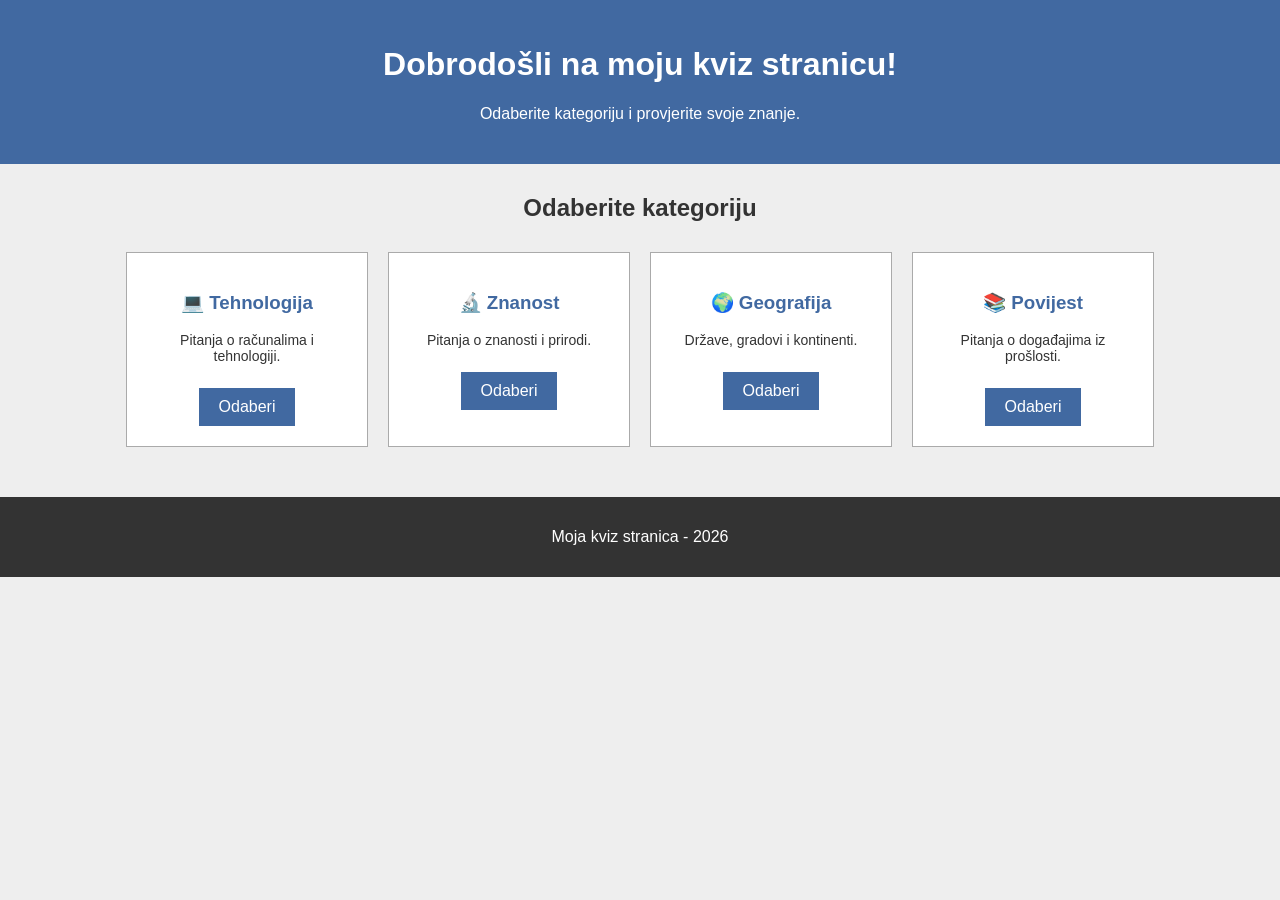
<file: quiz/index.html>
<!DOCTYPE html>
<html>
<head>
    <title>Moja kviz stranica</title>
    <link rel="stylesheet" href="style.css">
</head>

<body>

    <header>
        <h1>Dobrodošli na moju kviz stranicu!</h1>
        <p>Odaberite kategoriju i provjerite svoje znanje.</p>
    </header>

    <main>

        <h2>Odaberite kategoriju</h2>

        <div class="categories">

            <div class="category">
                <h3>💻 Tehnologija</h3>
                <p>Pitanja o računalima i tehnologiji.</p>
                <a href="tehnologija.html">Odaberi</a>
            </div>

            <div class="category">
                <h3>🔬 Znanost</h3>
                <p>Pitanja o znanosti i prirodi.</p>
                <a href="znanost.html">Odaberi</a>
            </div>

            <div class="category">
                <h3>🌍 Geografija</h3>
                <p>Države, gradovi i kontinenti.</p>
                <a href="geografija.html">Odaberi</a>
            </div>

            <div class="category">
                <h3>📚 Povijest</h3>
                <p>Pitanja o događajima iz prošlosti.</p>
                <a href="povijest.html">Odaberi</a>
            </div>

        </div>

    </main>

    <footer>
        <p>Moja kviz stranica - 2026</p>
    </footer>

</body>
</html>
</file>
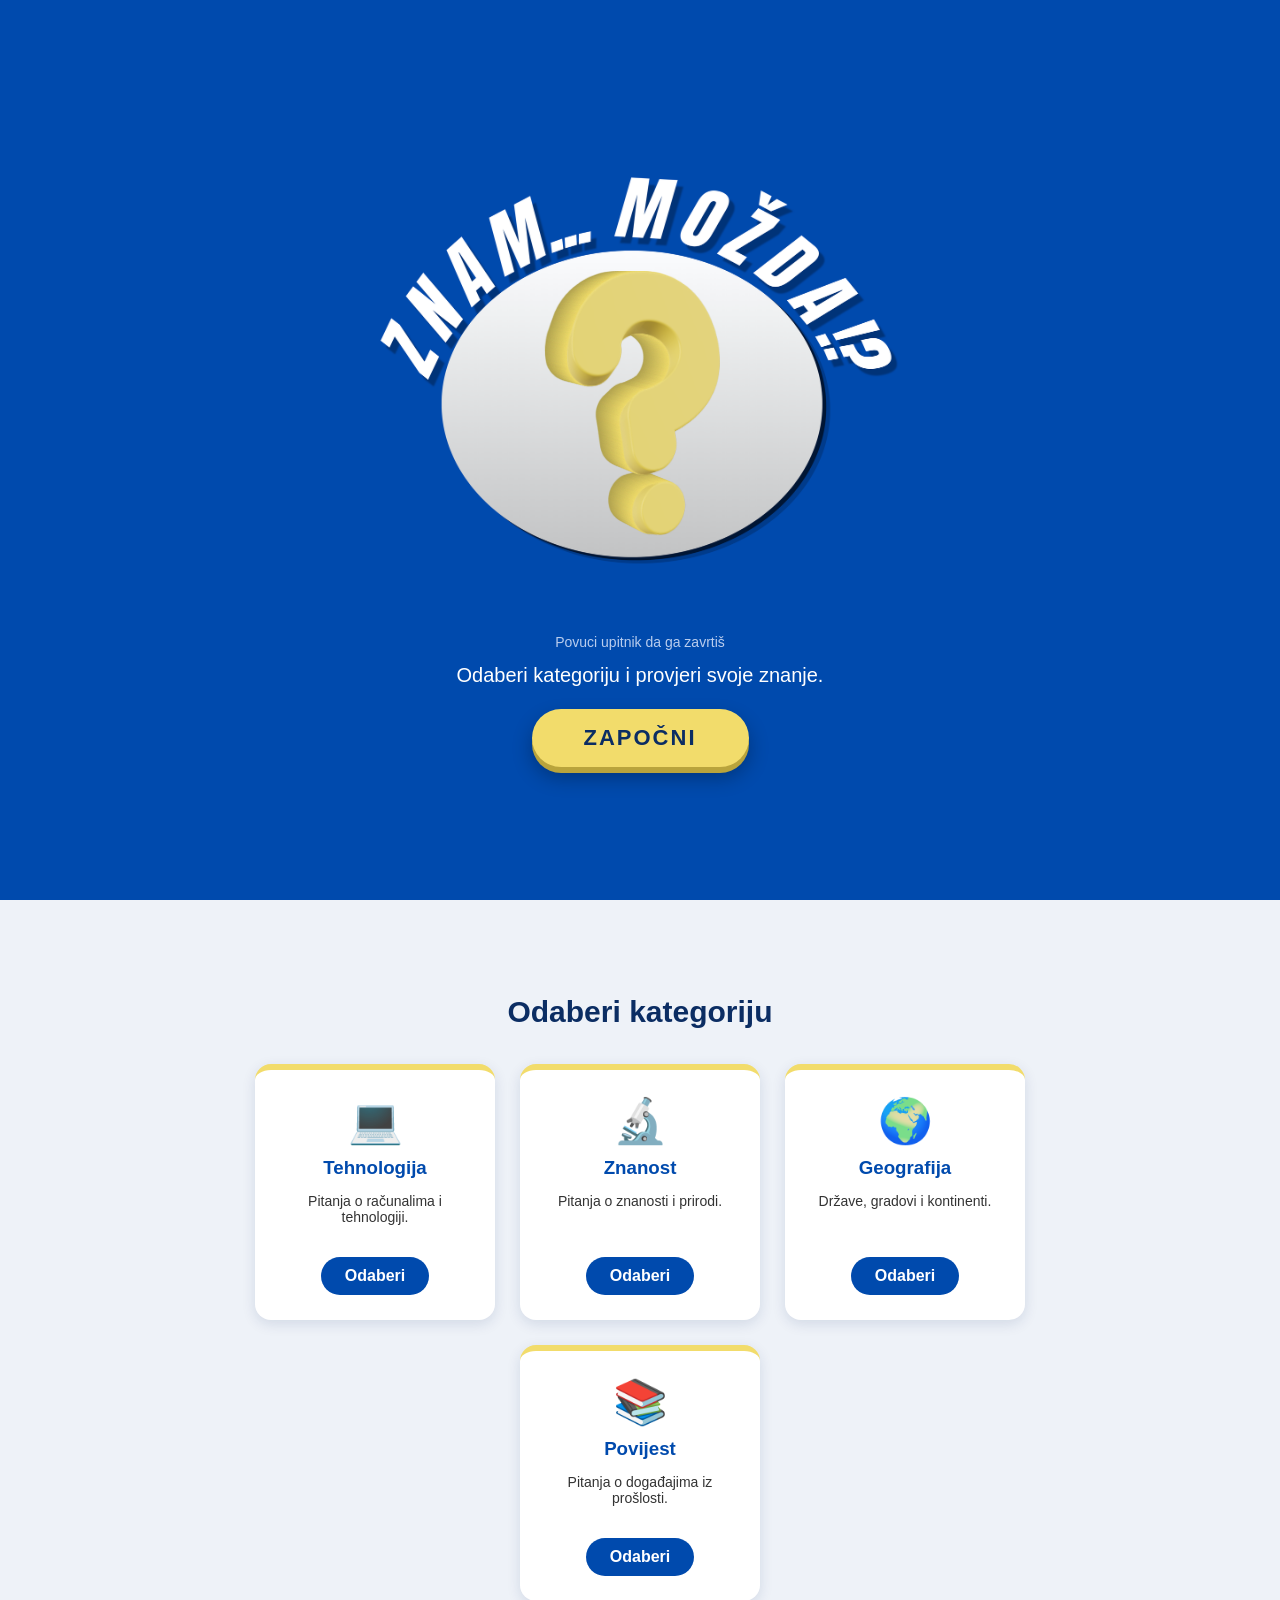
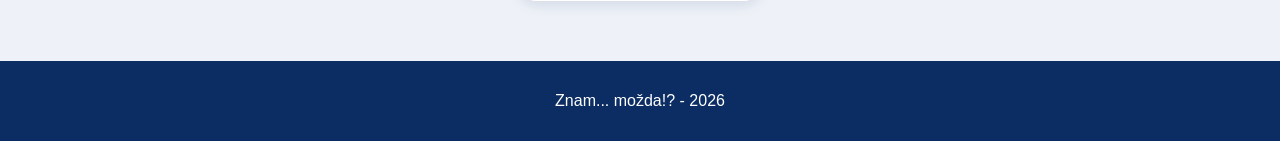
<file: quiz/CLAUDE WEB STRANICA/index.html>
<!DOCTYPE html>
<html lang="hr">
<head>
    <meta charset="UTF-8">
    <meta name="viewport" content="width=device-width, initial-scale=1">
    <title>Znam... možda!? | Kviz</title>
    <link rel="stylesheet" href="style.css">
</head>

<body class="home">

    <section class="hero">
        <div class="logo3d" role="img" aria-label="Znam... možda!?">
            <img class="logo3d-bg" src="logo-bg.png" alt="">
            <div class="mark-stage" id="mark-stage">
                <div class="mark" id="mark"></div>
            </div>
        </div>
        <p class="hint">Povuci upitnik da ga zavrtiš</p>
        <p class="hero-text">Odaberi kategoriju i provjeri svoje znanje.</p>
        <a class="start-btn" href="#kategorije">ZAPOČNI</a>
    </section>

    <main id="kategorije">

        <h2>Odaberi kategoriju</h2>

        <div class="categories">

            <div class="category">
                <div class="icon">💻</div>
                <h3>Tehnologija</h3>
                <p>Pitanja o računalima i tehnologiji.</p>
                <a href="tehnologija.html">Odaberi</a>
            </div>

            <div class="category">
                <div class="icon">🔬</div>
                <h3>Znanost</h3>
                <p>Pitanja o znanosti i prirodi.</p>
                <a href="znanost.html">Odaberi</a>
            </div>

            <div class="category">
                <div class="icon">🌍</div>
                <h3>Geografija</h3>
                <p>Države, gradovi i kontinenti.</p>
                <a href="geografija.html">Odaberi</a>
            </div>

            <div class="category">
                <div class="icon">📚</div>
                <h3>Povijest</h3>
                <p>Pitanja o događajima iz prošlosti.</p>
                <a href="povijest.html">Odaberi</a>
            </div>

        </div>

    </main>

    <footer>
        <p>Znam... možda!? - 2026</p>
    </footer>

    <script src="logo3d.js"></script>

</body>
</html>
</file>
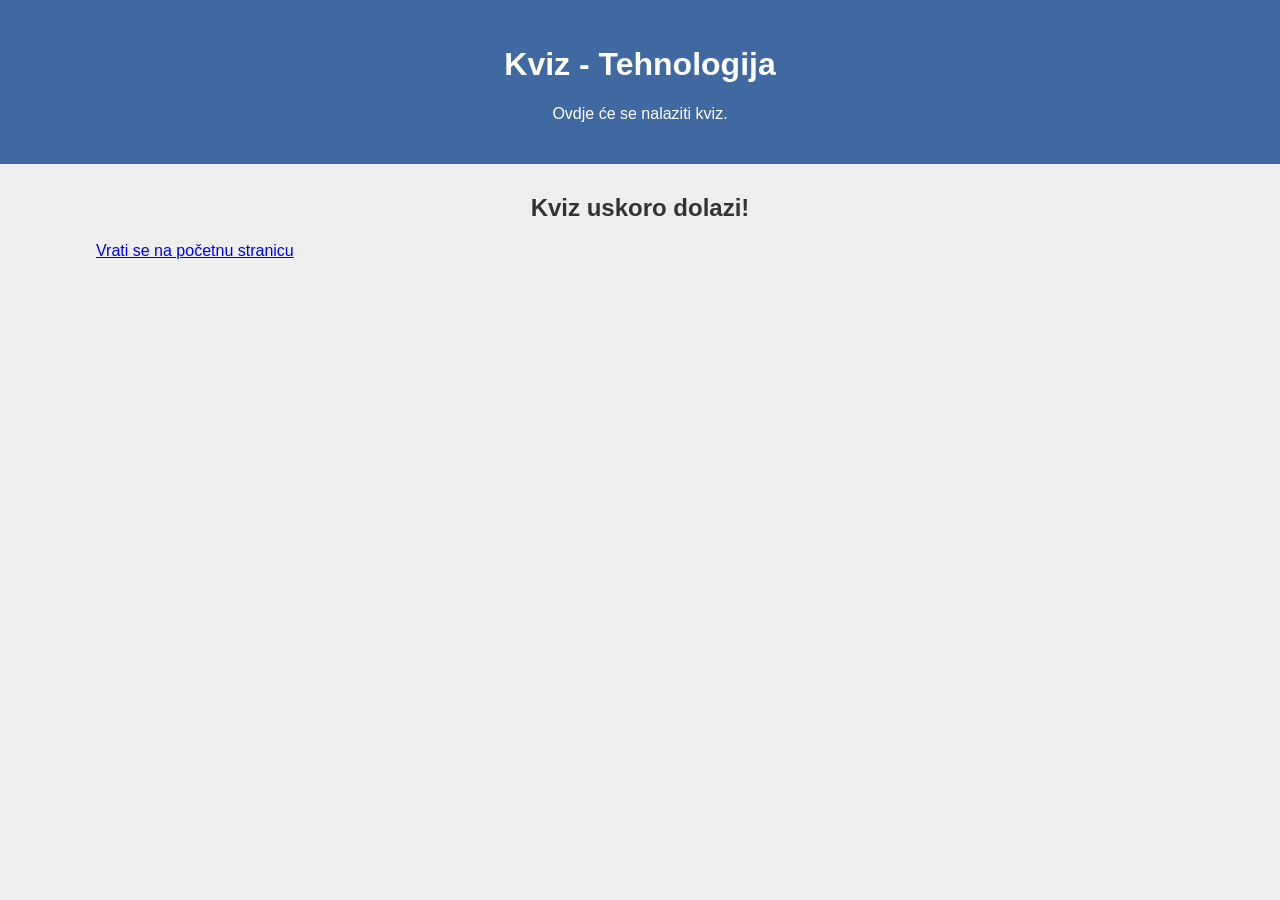
<file: quiz/geografija.html>
<!DOCTYPE html>
<html>
<head>
    <title>Kviz - Tehnologija</title>
    <link rel="stylesheet" href="style.css">
</head>

<body>

    <header>
        <h1>Kviz - Tehnologija</h1>
        <p>Ovdje će se nalaziti kviz.</p>
    </header>

    <main>
        <h2>Kviz uskoro dolazi!</h2>

        <a href="index.html">Vrati se na početnu stranicu</a>
    </main>

</body>
</html>
</file>
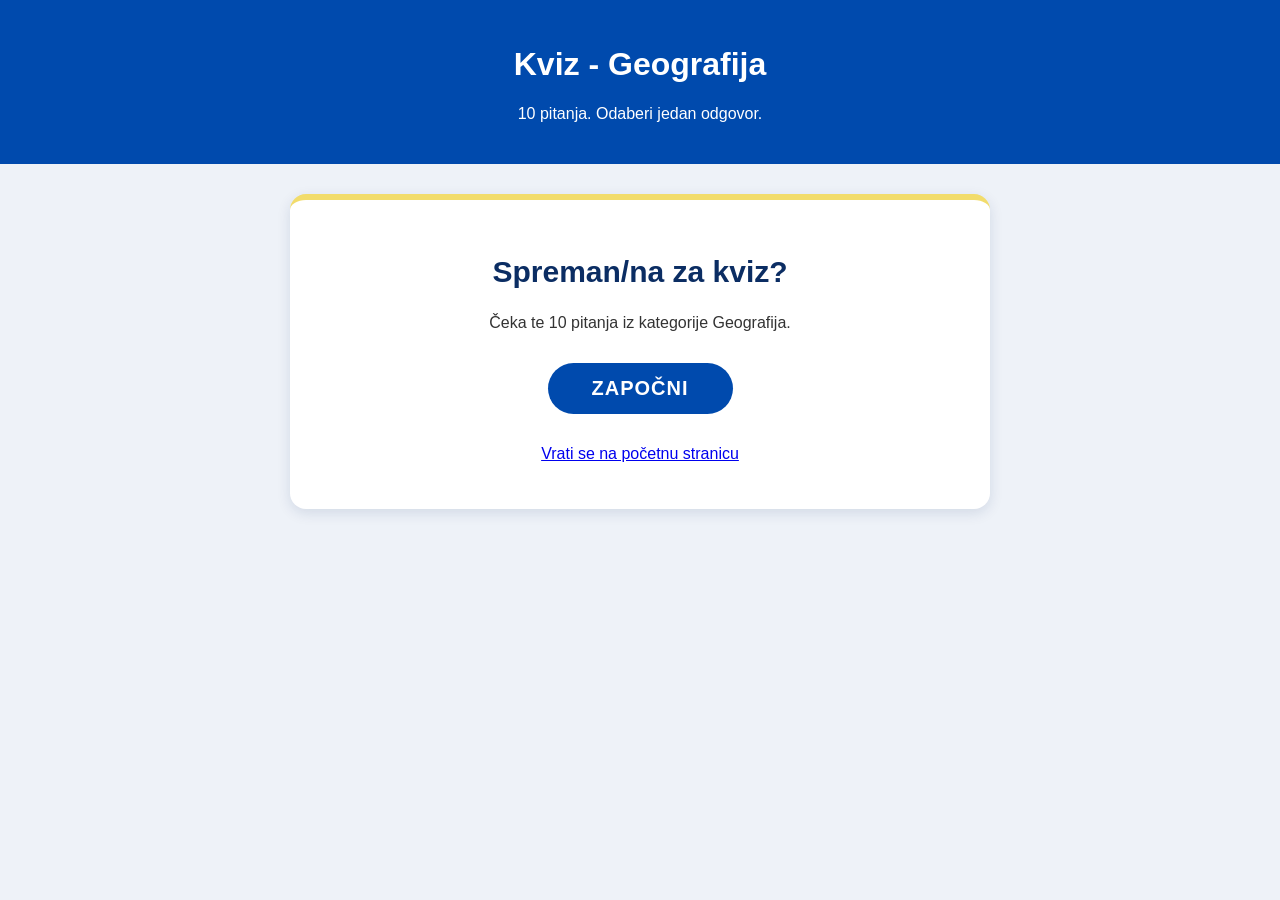
<file: quiz/CLAUDE WEB STRANICA/geografija.html>
<!DOCTYPE html>
<html lang="hr">
<head>
    <meta charset="UTF-8">
    <meta name="viewport" content="width=device-width, initial-scale=1">
    <title>Kviz - Geografija</title>
    <link rel="stylesheet" href="style.css">
</head>

<body>

    <header>
        <h1>Kviz - Geografija</h1>
        <p>10 pitanja. Odaberi jedan odgovor.</p>
    </header>

    <main class="quiz-main">

        <!-- Početni ekran -->
        <section id="start-screen" class="quiz-box">
            <h2>Spreman/na za kviz?</h2>
            <p>Čeka te 10 pitanja iz kategorije Geografija.</p>
            <button id="start-btn" class="quiz-btn">ZAPOČNI</button>
            <p><a href="index.html">Vrati se na početnu stranicu</a></p>
        </section>

        <!-- Izbor težine -->
        <section id="level-screen" class="quiz-box" hidden>
            <h2>Izaberi težinu</h2>
            <p>Za svako pitanje imaš 1 minutu.</p>
            <div class="levels">
                <button class="level-btn easy" data-level="easy">Easy</button>
                <button class="level-btn medium" data-level="medium">Medium</button>
                <button class="level-btn hard" data-level="hard">Hard</button>
            </div>
        </section>

        <!-- Prozor s pitanjem -->
        <section id="quiz-screen" class="quiz-box" hidden>
            <p id="progress" class="progress"></p>

            <div class="timer">
                <div id="timer-bar" class="timer-bar"></div>
            </div>
            <p id="timer-text" class="timer-text"></p>

            <div id="question-image" class="question-image">
                <span>Ovdje ide slika</span>
            </div>

            <div class="answers">
                <button class="answer" data-index="0"><b>A</b><span></span></button>
                <button class="answer" data-index="1"><b>B</b><span></span></button>
                <button class="answer" data-index="2"><b>C</b><span></span></button>
                <button class="answer" data-index="3"><b>D</b><span></span></button>
            </div>
        </section>

        <!-- Rezultat -->
        <section id="result-screen" class="quiz-box" hidden>
            <h2>Kviz je završen!</h2>
            <p>Težina: <b id="result-level"></b></p>
            <p class="score">Osvojio/la si <span id="score"></span> bodova</p>
            <a class="quiz-btn" href="index.html">Povratak na početnu stranicu</a>
        </section>

    </main>

    <script>
        /*
         UREĐIVANJE PITANJA (po 10 pitanja za svaku težinu):
         slika    - putanja do slike, npr. "slike/tehnologija1.jpg" (prazno = rezerviran prostor)
         odgovori - tekstovi za A, B, C, D (prazno = prikazuje se samo slovo)
         tocan    - točan odgovor: 0 = A, 1 = B, 2 = C, 3 = D
        */
        const PITANJA = {
            easy: [
                { slika: "", odgovori: ["", "", "", ""], tocan: 0 },
                { slika: "", odgovori: ["", "", "", ""], tocan: 0 },
                { slika: "", odgovori: ["", "", "", ""], tocan: 0 },
                { slika: "", odgovori: ["", "", "", ""], tocan: 0 },
                { slika: "", odgovori: ["", "", "", ""], tocan: 0 },
                { slika: "", odgovori: ["", "", "", ""], tocan: 0 },
                { slika: "", odgovori: ["", "", "", ""], tocan: 0 },
                { slika: "", odgovori: ["", "", "", ""], tocan: 0 },
                { slika: "", odgovori: ["", "", "", ""], tocan: 0 },
                { slika: "", odgovori: ["", "", "", ""], tocan: 0 }
            ],
            medium: [
                { slika: "", odgovori: ["", "", "", ""], tocan: 0 },
                { slika: "", odgovori: ["", "", "", ""], tocan: 0 },
                { slika: "", odgovori: ["", "", "", ""], tocan: 0 },
                { slika: "", odgovori: ["", "", "", ""], tocan: 0 },
                { slika: "", odgovori: ["", "", "", ""], tocan: 0 },
                { slika: "", odgovori: ["", "", "", ""], tocan: 0 },
                { slika: "", odgovori: ["", "", "", ""], tocan: 0 },
                { slika: "", odgovori: ["", "", "", ""], tocan: 0 },
                { slika: "", odgovori: ["", "", "", ""], tocan: 0 },
                { slika: "", odgovori: ["", "", "", ""], tocan: 0 }
            ],
            hard: [
                { slika: "", odgovori: ["", "", "", ""], tocan: 0 },
                { slika: "", odgovori: ["", "", "", ""], tocan: 0 },
                { slika: "", odgovori: ["", "", "", ""], tocan: 0 },
                { slika: "", odgovori: ["", "", "", ""], tocan: 0 },
                { slika: "", odgovori: ["", "", "", ""], tocan: 0 },
                { slika: "", odgovori: ["", "", "", ""], tocan: 0 },
                { slika: "", odgovori: ["", "", "", ""], tocan: 0 },
                { slika: "", odgovori: ["", "", "", ""], tocan: 0 },
                { slika: "", odgovori: ["", "", "", ""], tocan: 0 },
                { slika: "", odgovori: ["", "", "", ""], tocan: 0 }
            ]
        };
    </script>
    <script src="quiz.js"></script>

</body>
</html>
</file>
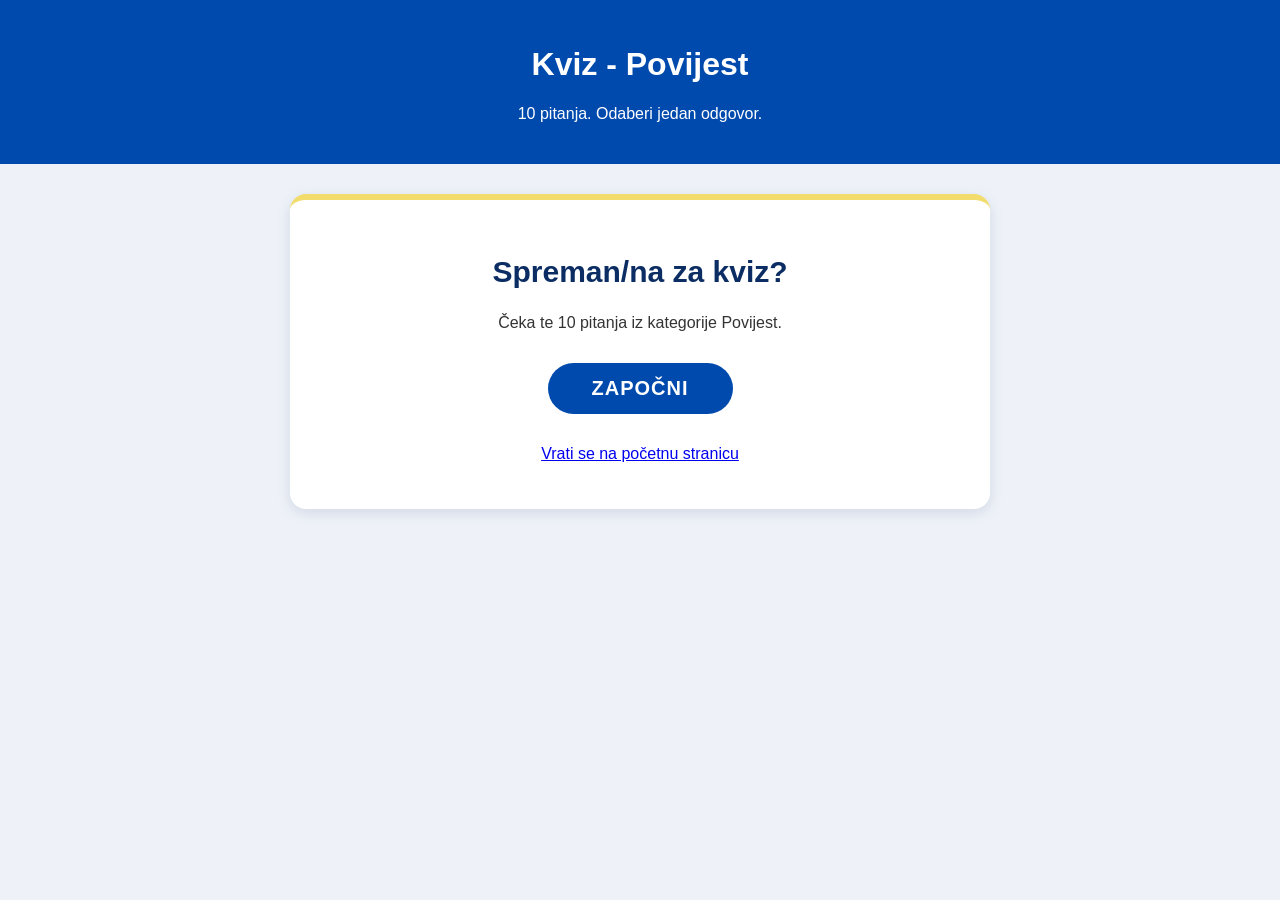
<file: quiz/CLAUDE WEB STRANICA/povijest.html>
<!DOCTYPE html>
<html lang="hr">
<head>
    <meta charset="UTF-8">
    <meta name="viewport" content="width=device-width, initial-scale=1">
    <title>Kviz - Povijest</title>
    <link rel="stylesheet" href="style.css">
</head>

<body>

    <header>
        <h1>Kviz - Povijest</h1>
        <p>10 pitanja. Odaberi jedan odgovor.</p>
    </header>

    <main class="quiz-main">

        <!-- Početni ekran -->
        <section id="start-screen" class="quiz-box">
            <h2>Spreman/na za kviz?</h2>
            <p>Čeka te 10 pitanja iz kategorije Povijest.</p>
            <button id="start-btn" class="quiz-btn">ZAPOČNI</button>
            <p><a href="index.html">Vrati se na početnu stranicu</a></p>
        </section>

        <!-- Izbor težine -->
        <section id="level-screen" class="quiz-box" hidden>
            <h2>Izaberi težinu</h2>
            <p>Za svako pitanje imaš 1 minutu.</p>
            <div class="levels">
                <button class="level-btn easy" data-level="easy">Easy</button>
                <button class="level-btn medium" data-level="medium">Medium</button>
                <button class="level-btn hard" data-level="hard">Hard</button>
            </div>
        </section>

        <!-- Prozor s pitanjem -->
        <section id="quiz-screen" class="quiz-box" hidden>
            <p id="progress" class="progress"></p>

            <div class="timer">
                <div id="timer-bar" class="timer-bar"></div>
            </div>
            <p id="timer-text" class="timer-text"></p>

            <div id="question-image" class="question-image">
                <span>Ovdje ide slika</span>
            </div>

            <div class="answers">
                <button class="answer" data-index="0"><b>A</b><span></span></button>
                <button class="answer" data-index="1"><b>B</b><span></span></button>
                <button class="answer" data-index="2"><b>C</b><span></span></button>
                <button class="answer" data-index="3"><b>D</b><span></span></button>
            </div>
        </section>

        <!-- Rezultat -->
        <section id="result-screen" class="quiz-box" hidden>
            <h2>Kviz je završen!</h2>
            <p>Težina: <b id="result-level"></b></p>
            <p class="score">Osvojio/la si <span id="score"></span> bodova</p>
            <a class="quiz-btn" href="index.html">Povratak na početnu stranicu</a>
        </section>

    </main>

    <script>
        /*
         UREĐIVANJE PITANJA (po 10 pitanja za svaku težinu):
         slika    - putanja do slike, npr. "slike/tehnologija1.jpg" (prazno = rezerviran prostor)
         odgovori - tekstovi za A, B, C, D (prazno = prikazuje se samo slovo)
         tocan    - točan odgovor: 0 = A, 1 = B, 2 = C, 3 = D
        */
        const PITANJA = {
            easy: [
                { slika: "", odgovori: ["", "", "", ""], tocan: 0 },
                { slika: "", odgovori: ["", "", "", ""], tocan: 0 },
                { slika: "", odgovori: ["", "", "", ""], tocan: 0 },
                { slika: "", odgovori: ["", "", "", ""], tocan: 0 },
                { slika: "", odgovori: ["", "", "", ""], tocan: 0 },
                { slika: "", odgovori: ["", "", "", ""], tocan: 0 },
                { slika: "", odgovori: ["", "", "", ""], tocan: 0 },
                { slika: "", odgovori: ["", "", "", ""], tocan: 0 },
                { slika: "", odgovori: ["", "", "", ""], tocan: 0 },
                { slika: "", odgovori: ["", "", "", ""], tocan: 0 }
            ],
            medium: [
                { slika: "", odgovori: ["", "", "", ""], tocan: 0 },
                { slika: "", odgovori: ["", "", "", ""], tocan: 0 },
                { slika: "", odgovori: ["", "", "", ""], tocan: 0 },
                { slika: "", odgovori: ["", "", "", ""], tocan: 0 },
                { slika: "", odgovori: ["", "", "", ""], tocan: 0 },
                { slika: "", odgovori: ["", "", "", ""], tocan: 0 },
                { slika: "", odgovori: ["", "", "", ""], tocan: 0 },
                { slika: "", odgovori: ["", "", "", ""], tocan: 0 },
                { slika: "", odgovori: ["", "", "", ""], tocan: 0 },
                { slika: "", odgovori: ["", "", "", ""], tocan: 0 }
            ],
            hard: [
                { slika: "", odgovori: ["", "", "", ""], tocan: 0 },
                { slika: "", odgovori: ["", "", "", ""], tocan: 0 },
                { slika: "", odgovori: ["", "", "", ""], tocan: 0 },
                { slika: "", odgovori: ["", "", "", ""], tocan: 0 },
                { slika: "", odgovori: ["", "", "", ""], tocan: 0 },
                { slika: "", odgovori: ["", "", "", ""], tocan: 0 },
                { slika: "", odgovori: ["", "", "", ""], tocan: 0 },
                { slika: "", odgovori: ["", "", "", ""], tocan: 0 },
                { slika: "", odgovori: ["", "", "", ""], tocan: 0 },
                { slika: "", odgovori: ["", "", "", ""], tocan: 0 }
            ]
        };
    </script>
    <script src="quiz.js"></script>

</body>
</html>
</file>
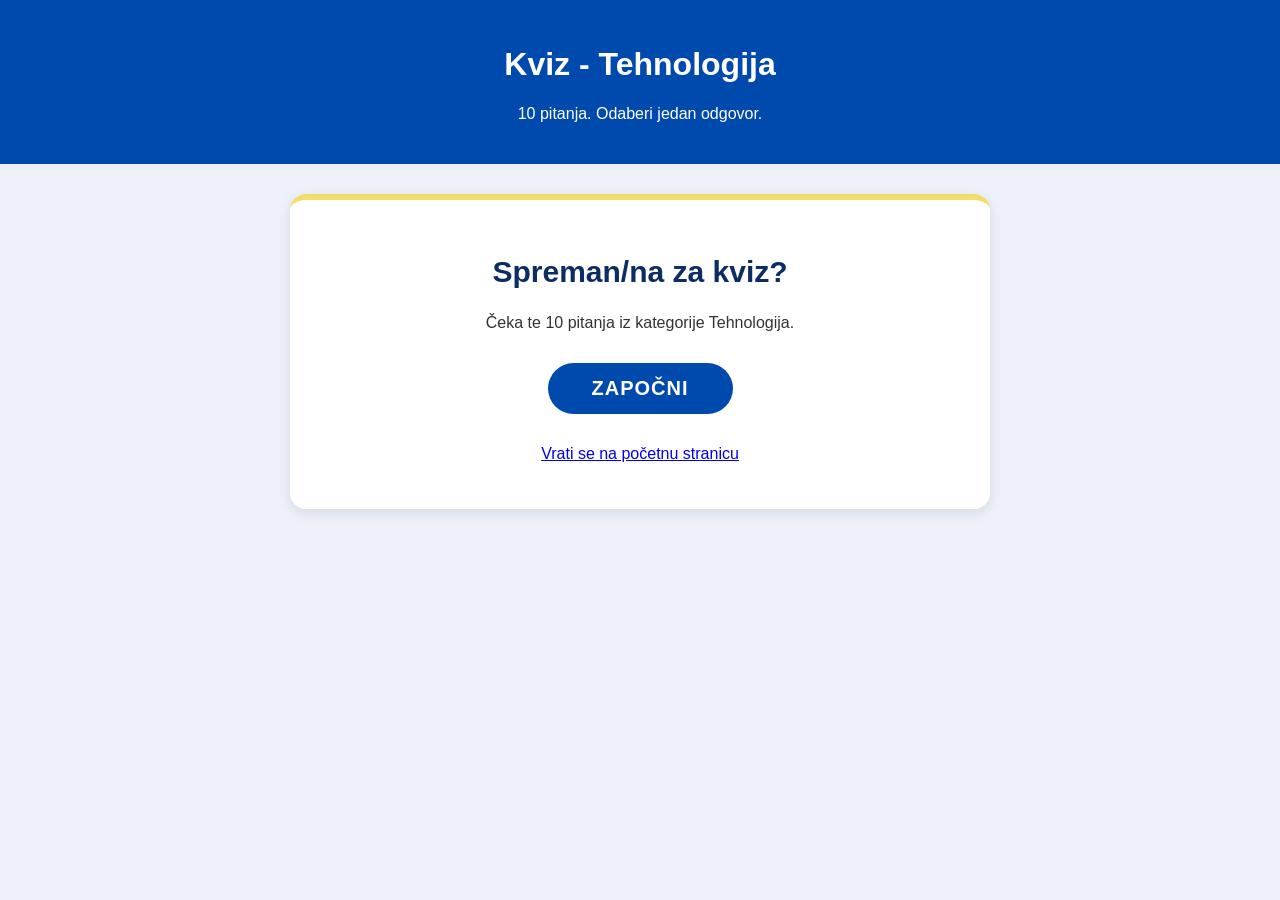
<file: quiz/CLAUDE WEB STRANICA/tehnologija.html>
<!DOCTYPE html>
<html lang="hr">
<head>
    <meta charset="UTF-8">
    <meta name="viewport" content="width=device-width, initial-scale=1">
    <title>Kviz - Tehnologija</title>
    <link rel="stylesheet" href="style.css">
</head>

<body>

    <header>
        <h1>Kviz - Tehnologija</h1>
        <p>10 pitanja. Odaberi jedan odgovor.</p>
    </header>

    <main class="quiz-main">

        <!-- Početni ekran -->
        <section id="start-screen" class="quiz-box">
            <h2>Spreman/na za kviz?</h2>
            <p>Čeka te 10 pitanja iz kategorije Tehnologija.</p>
            <button id="start-btn" class="quiz-btn">ZAPOČNI</button>
            <p><a href="index.html">Vrati se na početnu stranicu</a></p>
        </section>

        <!-- Izbor težine -->
        <section id="level-screen" class="quiz-box" hidden>
            <h2>Izaberi težinu</h2>
            <p>Za svako pitanje imaš 1 minutu.</p>
            <div class="levels">
                <button class="level-btn easy" data-level="easy">Easy</button>
                <button class="level-btn medium" data-level="medium">Medium</button>
                <button class="level-btn hard" data-level="hard">Hard</button>
            </div>
        </section>

        <!-- Prozor s pitanjem -->
        <section id="quiz-screen" class="quiz-box" hidden>
            <p id="progress" class="progress"></p>

            <div class="timer">
                <div id="timer-bar" class="timer-bar"></div>
            </div>
            <p id="timer-text" class="timer-text"></p>

            <div id="question-image" class="question-image">
                <span>Ovdje ide slika</span>
            </div>

            <div class="answers">
                <button class="answer" data-index="0"><b>A</b><span></span></button>
                <button class="answer" data-index="1"><b>B</b><span></span></button>
                <button class="answer" data-index="2"><b>C</b><span></span></button>
                <button class="answer" data-index="3"><b>D</b><span></span></button>
            </div>
        </section>

        <!-- Rezultat -->
        <section id="result-screen" class="quiz-box" hidden>
            <h2>Kviz je završen!</h2>
            <p>Težina: <b id="result-level"></b></p>
            <p class="score">Osvojio/la si <span id="score"></span> bodova</p>
            <a class="quiz-btn" href="index.html">Povratak na početnu stranicu</a>
        </section>

    </main>

    <script>
        /*
         UREĐIVANJE PITANJA (po 10 pitanja za svaku težinu):
         slika    - putanja do slike, npr. "slike/tehnologija1.jpg" (prazno = rezerviran prostor)
         odgovori - tekstovi za A, B, C, D (prazno = prikazuje se samo slovo)
         tocan    - točan odgovor: 0 = A, 1 = B, 2 = C, 3 = D
        */
        const PITANJA = {
            easy: [
                { slika: "", odgovori: ["", "", "", ""], tocan: 0 },
                { slika: "", odgovori: ["", "", "", ""], tocan: 0 },
                { slika: "", odgovori: ["", "", "", ""], tocan: 0 },
                { slika: "", odgovori: ["", "", "", ""], tocan: 0 },
                { slika: "", odgovori: ["", "", "", ""], tocan: 0 },
                { slika: "", odgovori: ["", "", "", ""], tocan: 0 },
                { slika: "", odgovori: ["", "", "", ""], tocan: 0 },
                { slika: "", odgovori: ["", "", "", ""], tocan: 0 },
                { slika: "", odgovori: ["", "", "", ""], tocan: 0 },
                { slika: "", odgovori: ["", "", "", ""], tocan: 0 }
            ],
            medium: [
                { slika: "", odgovori: ["", "", "", ""], tocan: 0 },
                { slika: "", odgovori: ["", "", "", ""], tocan: 0 },
                { slika: "", odgovori: ["", "", "", ""], tocan: 0 },
                { slika: "", odgovori: ["", "", "", ""], tocan: 0 },
                { slika: "", odgovori: ["", "", "", ""], tocan: 0 },
                { slika: "", odgovori: ["", "", "", ""], tocan: 0 },
                { slika: "", odgovori: ["", "", "", ""], tocan: 0 },
                { slika: "", odgovori: ["", "", "", ""], tocan: 0 },
                { slika: "", odgovori: ["", "", "", ""], tocan: 0 },
                { slika: "", odgovori: ["", "", "", ""], tocan: 0 }
            ],
            hard: [
                { slika: "", odgovori: ["", "", "", ""], tocan: 0 },
                { slika: "", odgovori: ["", "", "", ""], tocan: 0 },
                { slika: "", odgovori: ["", "", "", ""], tocan: 0 },
                { slika: "", odgovori: ["", "", "", ""], tocan: 0 },
                { slika: "", odgovori: ["", "", "", ""], tocan: 0 },
                { slika: "", odgovori: ["", "", "", ""], tocan: 0 },
                { slika: "", odgovori: ["", "", "", ""], tocan: 0 },
                { slika: "", odgovori: ["", "", "", ""], tocan: 0 },
                { slika: "", odgovori: ["", "", "", ""], tocan: 0 },
                { slika: "", odgovori: ["", "", "", ""], tocan: 0 }
            ]
        };
    </script>
    <script src="quiz.js"></script>

</body>
</html>
</file>
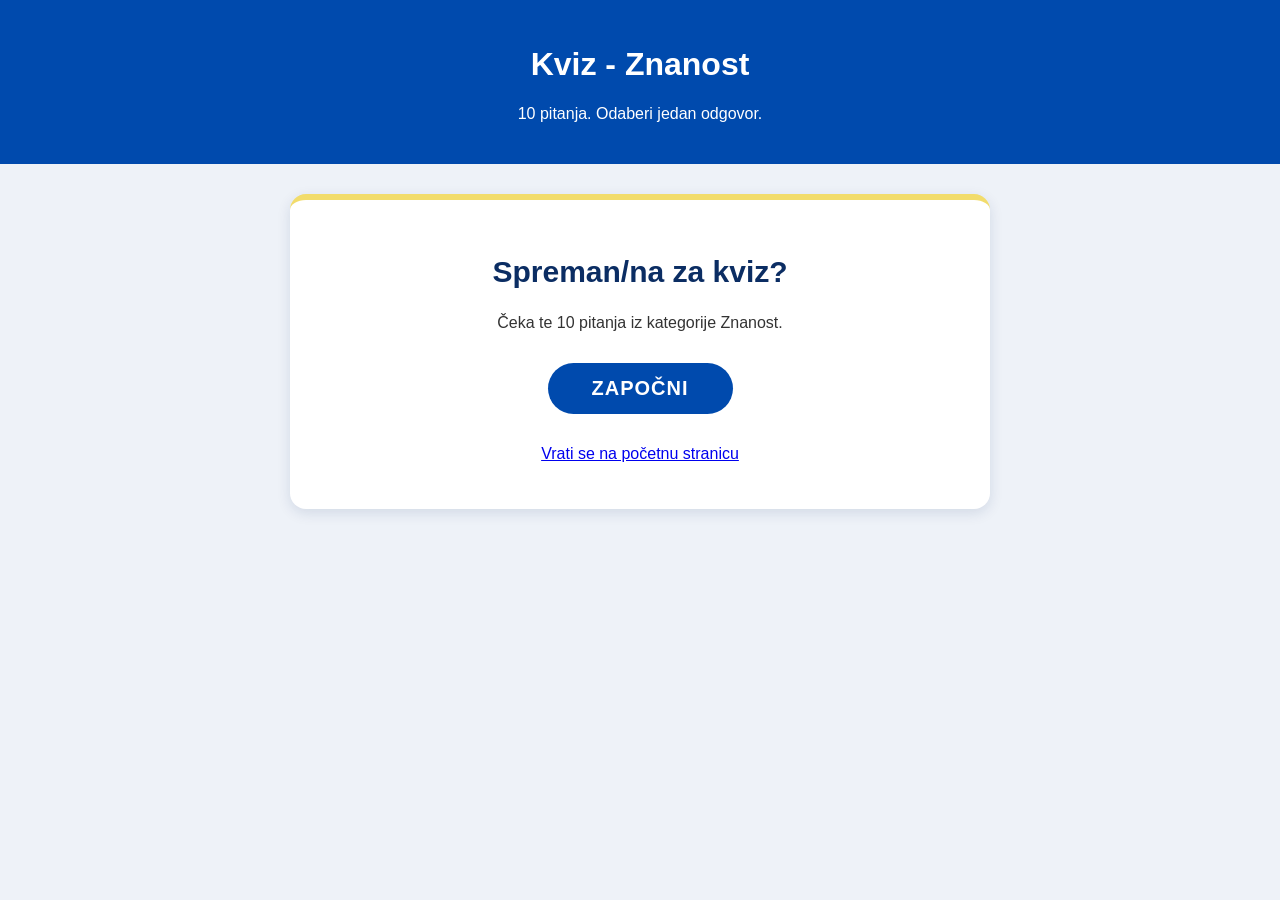
<file: quiz/CLAUDE WEB STRANICA/znanost.html>
<!DOCTYPE html>
<html lang="hr">
<head>
    <meta charset="UTF-8">
    <meta name="viewport" content="width=device-width, initial-scale=1">
    <title>Kviz - Znanost</title>
    <link rel="stylesheet" href="style.css">
</head>

<body>

    <header>
        <h1>Kviz - Znanost</h1>
        <p>10 pitanja. Odaberi jedan odgovor.</p>
    </header>

    <main class="quiz-main">

        <!-- Početni ekran -->
        <section id="start-screen" class="quiz-box">
            <h2>Spreman/na za kviz?</h2>
            <p>Čeka te 10 pitanja iz kategorije Znanost.</p>
            <button id="start-btn" class="quiz-btn">ZAPOČNI</button>
            <p><a href="index.html">Vrati se na početnu stranicu</a></p>
        </section>

        <!-- Izbor težine -->
        <section id="level-screen" class="quiz-box" hidden>
            <h2>Izaberi težinu</h2>
            <p>Za svako pitanje imaš 1 minutu.</p>
            <div class="levels">
                <button class="level-btn easy" data-level="easy">Easy</button>
                <button class="level-btn medium" data-level="medium">Medium</button>
                <button class="level-btn hard" data-level="hard">Hard</button>
            </div>
        </section>

        <!-- Prozor s pitanjem -->
        <section id="quiz-screen" class="quiz-box" hidden>
            <p id="progress" class="progress"></p>

            <div class="timer">
                <div id="timer-bar" class="timer-bar"></div>
            </div>
            <p id="timer-text" class="timer-text"></p>

            <div id="question-image" class="question-image">
                <span>Ovdje ide slika</span>
            </div>

            <div class="answers">
                <button class="answer" data-index="0"><b>A</b><span></span></button>
                <button class="answer" data-index="1"><b>B</b><span></span></button>
                <button class="answer" data-index="2"><b>C</b><span></span></button>
                <button class="answer" data-index="3"><b>D</b><span></span></button>
            </div>
        </section>

        <!-- Rezultat -->
        <section id="result-screen" class="quiz-box" hidden>
            <h2>Kviz je završen!</h2>
            <p>Težina: <b id="result-level"></b></p>
            <p class="score">Osvojio/la si <span id="score"></span> bodova</p>
            <a class="quiz-btn" href="index.html">Povratak na početnu stranicu</a>
        </section>

    </main>

    <script>
        /*
         UREĐIVANJE PITANJA (po 10 pitanja za svaku težinu):
         slika    - putanja do slike, npr. "slike/tehnologija1.jpg" (prazno = rezerviran prostor)
         odgovori - tekstovi za A, B, C, D (prazno = prikazuje se samo slovo)
         tocan    - točan odgovor: 0 = A, 1 = B, 2 = C, 3 = D
        */
        const PITANJA = {
            easy: [
                { slika: "", odgovori: ["", "", "", ""], tocan: 0 },
                { slika: "", odgovori: ["", "", "", ""], tocan: 0 },
                { slika: "", odgovori: ["", "", "", ""], tocan: 0 },
                { slika: "", odgovori: ["", "", "", ""], tocan: 0 },
                { slika: "", odgovori: ["", "", "", ""], tocan: 0 },
                { slika: "", odgovori: ["", "", "", ""], tocan: 0 },
                { slika: "", odgovori: ["", "", "", ""], tocan: 0 },
                { slika: "", odgovori: ["", "", "", ""], tocan: 0 },
                { slika: "", odgovori: ["", "", "", ""], tocan: 0 },
                { slika: "", odgovori: ["", "", "", ""], tocan: 0 }
            ],
            medium: [
                { slika: "", odgovori: ["", "", "", ""], tocan: 0 },
                { slika: "", odgovori: ["", "", "", ""], tocan: 0 },
                { slika: "", odgovori: ["", "", "", ""], tocan: 0 },
                { slika: "", odgovori: ["", "", "", ""], tocan: 0 },
                { slika: "", odgovori: ["", "", "", ""], tocan: 0 },
                { slika: "", odgovori: ["", "", "", ""], tocan: 0 },
                { slika: "", odgovori: ["", "", "", ""], tocan: 0 },
                { slika: "", odgovori: ["", "", "", ""], tocan: 0 },
                { slika: "", odgovori: ["", "", "", ""], tocan: 0 },
                { slika: "", odgovori: ["", "", "", ""], tocan: 0 }
            ],
            hard: [
                { slika: "", odgovori: ["", "", "", ""], tocan: 0 },
                { slika: "", odgovori: ["", "", "", ""], tocan: 0 },
                { slika: "", odgovori: ["", "", "", ""], tocan: 0 },
                { slika: "", odgovori: ["", "", "", ""], tocan: 0 },
                { slika: "", odgovori: ["", "", "", ""], tocan: 0 },
                { slika: "", odgovori: ["", "", "", ""], tocan: 0 },
                { slika: "", odgovori: ["", "", "", ""], tocan: 0 },
                { slika: "", odgovori: ["", "", "", ""], tocan: 0 },
                { slika: "", odgovori: ["", "", "", ""], tocan: 0 },
                { slika: "", odgovori: ["", "", "", ""], tocan: 0 }
            ]
        };
    </script>
    <script src="quiz.js"></script>

</body>
</html>
</file>
<file: quiz/style.css>
body {
    background-color: #eeeeee;
    font-family: Arial, sans-serif;
    margin: 0;
    color: #333;
}

/* Zaglavlje */
header {
    background-color: #4169a1;
    color: white;
    text-align: center;
    padding: 25px;
}

/* Glavni dio */
main {
    width: 85%;
    margin: auto;
    margin-top: 30px;
}

h2 {
    text-align: center;
}

/* Kategorije */
.categories {
    display: flex;
    flex-wrap: wrap;
    justify-content: center;
    gap: 20px;
    margin-top: 30px;
}

.category {
    background-color: white;
    border: 1px solid #aaa;
    padding: 20px;
    width: 200px;
    text-align: center;
}

.category h3 {
    color: #4169a1;
}

.category p {
    font-size: 14px;
}

/* Gumb */
.category a {
    display: inline-block;
    background-color: #4169a1;
    color: white;
    text-decoration: none;
    padding: 10px 20px;
    margin-top: 10px;
}

.category a:hover {
    background-color: #294b77;
}

/* Podnožje */
footer {
    background-color: #333;
    color: white;
    text-align: center;
    padding: 15px;
    margin-top: 50px;
}
</file>
<file: quiz/CLAUDE WEB STRANICA/style.css>
html {
    scroll-behavior: smooth;
}

body {
    background-color: #eef2f8;
    font-family: Arial, sans-serif;
    margin: 0;
    color: #333;
}

/* Zaglavlje (podstranice) */
header {
    background-color: #004aad;
    color: white;
    text-align: center;
    padding: 25px;
}

/* ===== Početna: hero ===== */
.hero {
    background-color: #004aad; /* ista plava kao u logotipu */
    min-height: 100vh;
    display: flex;
    flex-direction: column;
    align-items: center;
    justify-content: center;
    text-align: center;
    padding: 20px;
    box-sizing: border-box;
}

/* Logo s 3D upitnikom */
.logo3d {
    position: relative;
    width: min(620px, 100%, calc(62vh * 1.2516));
    aspect-ratio: 4955 / 3959;
}

.logo3d-bg {
    display: block;
    width: 100%;
    height: 100%;
    user-select: none;
}

.mark-stage {
    position: absolute;
    left: 35.48%;
    top: 28.37%;
    width: 27.14%;
    height: 52.69%;
    perspective: 900px;
    cursor: grab;
    touch-action: none;
}

.mark-stage.grabbing {
    cursor: grabbing;
}

.mark {
    position: relative;
    width: 100%;
    height: 100%;
    transform-style: preserve-3d;
}

.mark-layer {
    position: absolute;
    top: 0;
    left: 0;
    width: 100%;
    height: 100%;
    pointer-events: none;
    user-select: none;
}

.hint {
    color: #b9cdee;
    font-size: 14px;
    margin: 6px 0 0;
}

.hero-text {
    color: white;
    font-size: 20px;
    margin: 14px 0 22px;
}

.start-btn {
    display: inline-block;
    background-color: #f2dc6b;
    color: #0b2d63;
    font-size: 22px;
    font-weight: bold;
    letter-spacing: 2px;
    text-decoration: none;
    padding: 16px 52px;
    border-radius: 50px;
    box-shadow: 0 6px 0 #b9a43c, 0 10px 20px rgba(0, 0, 0, 0.3);
    transition: transform 0.15s, box-shadow 0.15s;
}

.start-btn:hover {
    transform: translateY(3px);
    box-shadow: 0 3px 0 #b9a43c, 0 6px 14px rgba(0, 0, 0, 0.3);
}

.start-btn:focus-visible,
.category a:focus-visible {
    outline: 3px solid white;
    outline-offset: 3px;
}

/* Glavni dio */
main {
    width: 85%;
    max-width: 1000px;
    margin: auto;
    padding-top: 70px;
    scroll-margin-top: 0;
}

h2 {
    text-align: center;
    color: #0b2d63;
    font-size: 30px;
}

/* Kategorije */
.categories {
    display: flex;
    flex-wrap: wrap;
    justify-content: center;
    gap: 25px;
    margin-top: 35px;
}

.category {
    background-color: white;
    border-radius: 16px;
    border-top: 6px solid #f2dc6b;
    padding: 25px 20px;
    width: 200px;
    text-align: center;
    box-shadow: 0 4px 14px rgba(0, 40, 100, 0.12);
    transition: transform 0.2s;
}

.category:hover {
    transform: translateY(-5px);
}

.category .icon {
    font-size: 44px;
}

.category h3 {
    color: #004aad;
    margin: 10px 0;
}

.category p {
    font-size: 14px;
    min-height: 40px;
}

/* Gumb */
.category a {
    display: inline-block;
    background-color: #004aad;
    color: white;
    text-decoration: none;
    padding: 10px 24px;
    margin-top: 10px;
    border-radius: 30px;
    font-weight: bold;
}

.category a:hover {
    background-color: #0b2d63;
}

/* Podnožje */
footer {
    background-color: #0b2d63;
    color: white;
    text-align: center;
    padding: 15px;
    margin-top: 60px;
}

/* ===== Podstranice (kvizovi) ===== */
body:not(.home) main {
    padding-top: 0;
    margin-top: 30px;
}

.quiz-main {
    max-width: 700px;
}

.quiz-box {
    background-color: white;
    border-radius: 16px;
    border-top: 6px solid #f2dc6b;
    padding: 30px 25px;
    text-align: center;
    box-shadow: 0 4px 14px rgba(0, 40, 100, 0.12);
}

.quiz-box[hidden] {
    display: none;
}

.quiz-btn {
    display: inline-block;
    background-color: #004aad;
    color: white;
    font-size: 20px;
    font-weight: bold;
    letter-spacing: 1px;
    text-decoration: none;
    border: none;
    border-radius: 50px;
    padding: 14px 44px;
    margin: 15px 0;
    cursor: pointer;
    font-family: inherit;
}

.quiz-btn:hover {
    background-color: #0b2d63;
}

.quiz-btn:focus-visible,
.answer:focus-visible {
    outline: 3px solid #f2dc6b;
    outline-offset: 3px;
}

.progress {
    color: #004aad;
    font-weight: bold;
    margin-top: 0;
}

.levels {
    display: flex;
    flex-wrap: wrap;
    justify-content: center;
    gap: 14px;
    margin-top: 20px;
}

.level-btn {
    min-width: 130px;
    border: none;
    border-radius: 50px;
    padding: 14px 30px;
    font-size: 20px;
    font-weight: bold;
    font-family: inherit;
    cursor: pointer;
    color: white;
    transition: transform 0.15s;
}

.level-btn:hover {
    transform: translateY(-3px);
}

.level-btn:focus-visible {
    outline: 3px solid #0b2d63;
    outline-offset: 3px;
}

.level-btn.easy { background-color: #2e8b57; }
.level-btn.medium { background-color: #f2b134; color: #3a2400; }
.level-btn.hard { background-color: #c0392b; }

.timer {
    height: 12px;
    background-color: #dfe7f3;
    border-radius: 10px;
    overflow: hidden;
}

.timer-bar {
    height: 100%;
    width: 100%;
    background-color: #2e8b57;
    transition: width 1s linear, background-color 0.3s;
}

.timer-bar.low {
    background-color: #c0392b;
}

.timer-text {
    margin: 8px 0 18px;
    font-size: 15px;
    color: #555;
}

.question-image {
    background-color: #eef2f8;
    border: 2px dashed #9db5d8;
    border-radius: 12px;
    height: 280px;
    display: flex;
    align-items: center;
    justify-content: center;
    color: #6b84ab;
    overflow: hidden;
}

.question-image img {
    width: 100%;
    height: 100%;
    object-fit: contain;
}

.answers {
    display: grid;
    grid-template-columns: 1fr 1fr;
    gap: 14px;
    margin-top: 22px;
}

.answer {
    display: flex;
    align-items: center;
    gap: 12px;
    min-height: 60px;
    background-color: #004aad;
    color: white;
    border: none;
    border-radius: 12px;
    padding: 10px 14px;
    font-size: 17px;
    font-family: inherit;
    text-align: left;
    cursor: pointer;
    transition: background-color 0.15s;
}

.answer b {
    flex: none;
    width: 36px;
    height: 36px;
    line-height: 36px;
    text-align: center;
    background-color: #f2dc6b;
    color: #0b2d63;
    border-radius: 50%;
}

.answer:hover {
    background-color: #0b2d63;
}

.score {
    font-size: 24px;
    color: #004aad;
    font-weight: bold;
}

@media (max-width: 500px) {
    .hero-text { font-size: 17px; }
    .start-btn { font-size: 19px; padding: 14px 40px; }
}

@media (prefers-reduced-motion: reduce) {
    html { scroll-behavior: auto; }
    .start-btn, .category, .answer, .level-btn, .timer-bar { transition: none; }
}

@media (max-width: 500px) {
    .answers { grid-template-columns: 1fr; }
    .question-image { height: 200px; }
}
</file>
